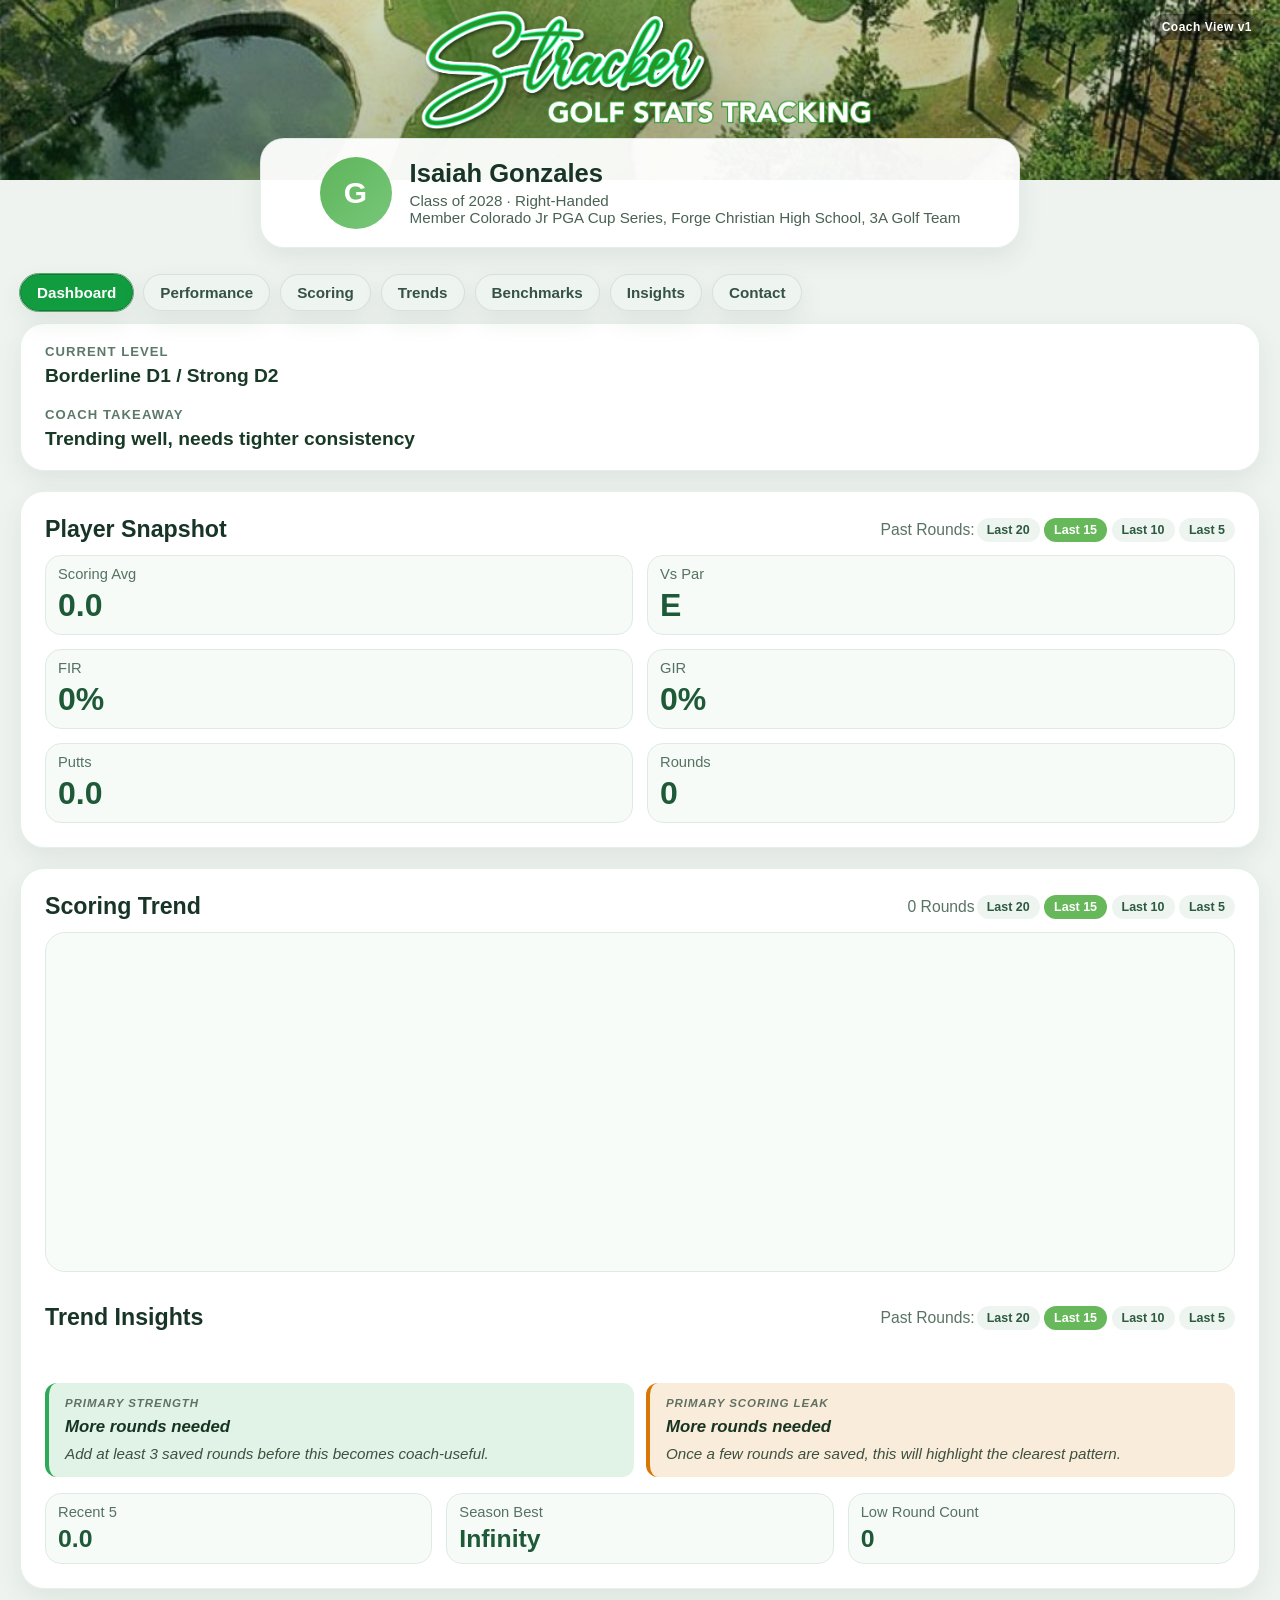
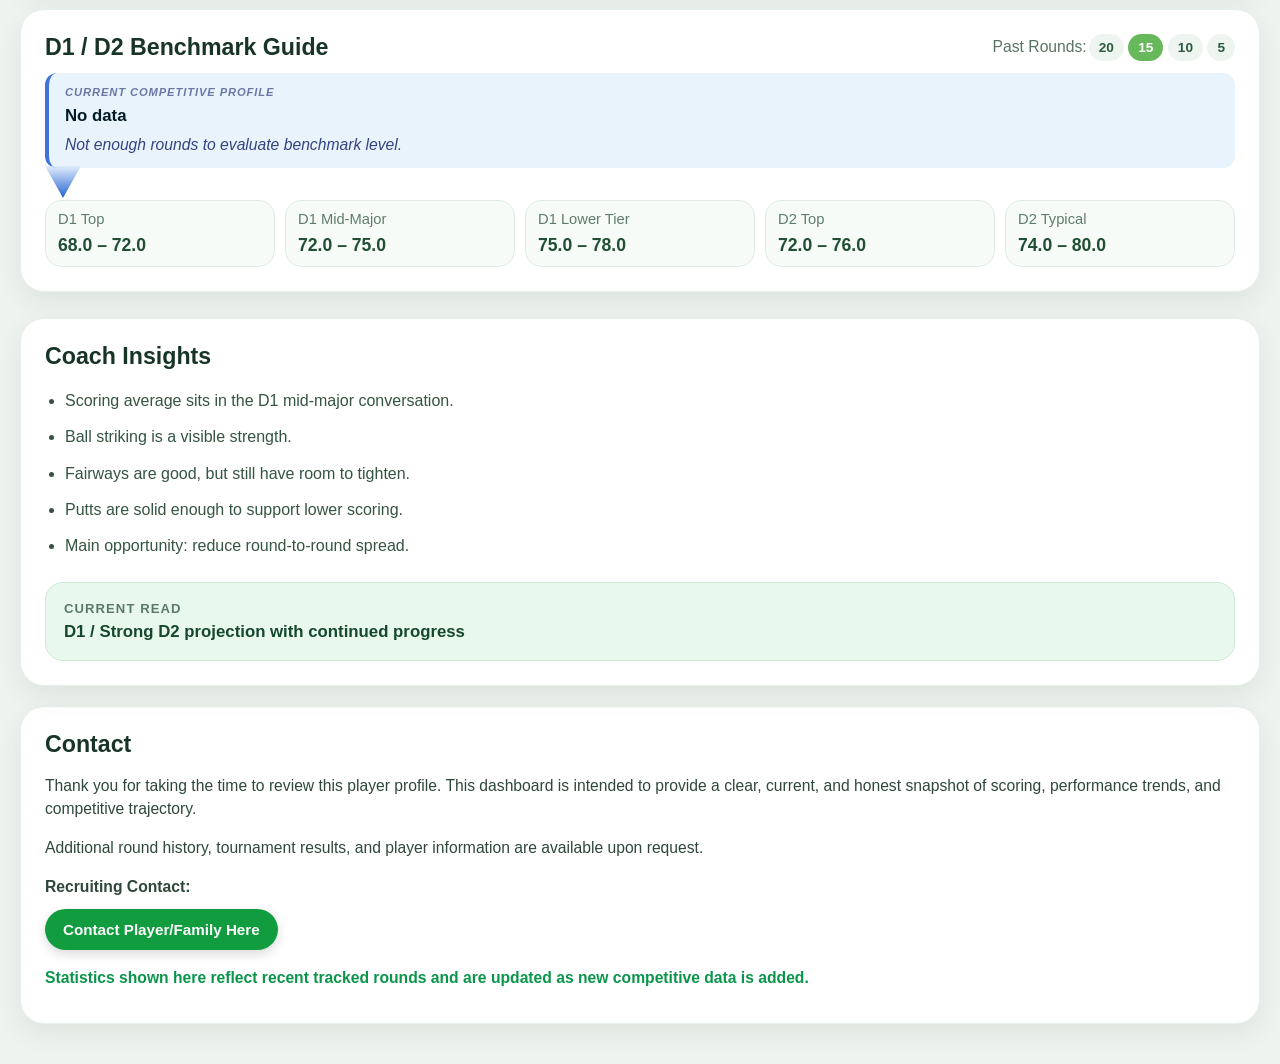
<file: Index.html>
<!DOCTYPE html>
<html lang="en">
<head>
  <meta charset="UTF-8" />
  <meta name="viewport" content="width=device-width, initial-scale=1.0" />
  <title>Stracker Coach Dashboard</title>
  <link rel="stylesheet" href="coach.css" />
</head>
<body>
  <div class="coach-page">

    <header class="hero-header">
      <div class="coach-tag">Coach View v1</div>
      <div class="hero-overlay">
        <img
          src="images/Stracker-header-2.png"
          alt="Stracker Golf Stats Tracking"
          class="hero-logo"
        />
      </div>
    </header>

    <main class="dashboard-shell">

    <section class="top-summary">

  <!-- LEFT -->
  <div class="summary-player">
    <div class="player-avatar">G</div>

    <div class="player-meta">
      <h1>Isaiah Gonzales</h1>
      <p>Class of 2028 · Right-Handed</p>
      <p>Member Colorado Jr PGA Cup Series, Forge Christian High School, 3A Golf Team</p>
    </div>
  </div>
</section>

   <section class="category-grid">
  <button class="category-tile active" data-target="top">Dashboard</button>
  <button class="category-tile" data-target="snapshotSection">Performance</button>
  <button class="category-tile" data-target="trendSection">Scoring</button>
  <button class="category-tile" data-target="trendDetailsAnchor">Trends</button>
  <button class="category-tile" data-target="benchmarkSection">Benchmarks</button>
  <button class="category-tile" data-target="insightsSection">Insights</button>
  <button class="category-tile" data-target="contactSection">Contact</button>
</section>

      <section class="headline-band">
        <div class="headline-left">
          <span class="label">Current Level</span>
          <strong>Borderline D1 / Strong D2</strong>
        </div>
        <div class="headline-right">
          <span class="label">Coach takeaway</span>
          <strong>Trending well, needs tighter consistency</strong>
        </div>
      </section>

      <section class="main-grid">

       <article class="panel snapshot-panel" id="snapshotSection">
          
<div class="panel-header">
  <h2>Player Snapshot</h2>

  <div class="round-control">
    <span class="round-label">Past Rounds:</span>

    <div class="sample-selector">
      <button class="sample-btn" data-count="20">Last 20</button>
      <button class="sample-btn active" data-count="15">Last 15</button>
      <button class="sample-btn" data-count="10">Last 10</button>
      <button class="sample-btn" data-count="5">Last 5</button>
    </div>
  </div>
</div>

          <div class="metric-grid">
            <div class="metric-card">
              <span class="metric-label">Scoring Avg</span>
              <span class="metric-value">72.6</span>
            </div>
            <div class="metric-card">
              <span class="metric-label">Vs Par</span>
              <span class="metric-value">+1.4</span>
            </div>
            <div class="metric-card">
              <span class="metric-label">FIR</span>
              <span class="metric-value">64%</span>
            </div>
            <div class="metric-card">
              <span class="metric-label">GIR</span>
              <span class="metric-value">67%</span>
            </div>
            <div class="metric-card">
              <span class="metric-label">Putts</span>
              <span class="metric-value">30.8</span>
            </div>
            <div class="metric-card">
              <span class="metric-label">Rounds</span>
              <span class="metric-value">15</span>
            </div>
          </div>
        </article>

        <article class="panel trend-panel" id="trendSection">

<div class="panel-header">
  <h2>Scoring Trend</h2>
  <div class="round-control">
    <span class="round-label">Past Rounds:</span>

    <div class="sample-selector">
      <button class="sample-btn" data-count="20">Last 20</button>
      <button class="sample-btn active" data-count="15">Last 15</button>
      <button class="sample-btn" data-count="10">Last 10</button>
      <button class="sample-btn" data-count="5">Last 5</button>
    </div>
  </div>
</div>

          <div class="chart-wrap">
            <canvas id="scoreTrendChart"></canvas>
          </div>

          <!-- ========================================
     TREND INSIGHTS TITLE
======================================== -->
<!-- ========================================
     TREND INSIGHTS HEADER WITH SELECTOR
======================================== -->
<div class="panel-header trend-insights-header">
  <h2>Trend Insights</h2>

  <div class="round-control">
    <span class="round-label">Past Rounds:</span>

    <div class="sample-selector">
      <button class="sample-btn" data-count="20">Last 20</button>
      <button class="sample-btn active" data-count="15">Last 15</button>
      <button class="sample-btn" data-count="10">Last 10</button>
      <button class="sample-btn" data-count="5">Last 5</button>
    </div>
  </div>
</div>

<span id="trendDetailsAnchor"></span>
<div id="trendInsightNote" class="insight-note"></div>

          <div class="strength-leak-card">
  <div class="strength-leak-grid">
    <div class="strength-box" id="biggestStrengthBox">
      <div class="strength-leak-label">Primary Strength</div>
      <div class="strength-leak-title" id="biggestStrengthTitle">--</div>
      <div class="strength-leak-text" id="biggestStrengthText">--</div>
    </div>

    <div class="leak-box" id="biggestLeakBox">
      <div class="strength-leak-label">Primary Scoring Leak</div>
      <div class="strength-leak-title" id="biggestLeakTitle">--</div>
      <div class="strength-leak-text" id="biggestLeakText">--</div>
    </div>
  </div>
</div>

          <div class="trend-summary">


            <div class="trend-mini-card">
              <span class="metric-label">Recent 5</span>
              <span class="metric-value small">71.8</span>
            </div>
            <div class="trend-mini-card">
              <span class="metric-label">Season Best</span>
              <span class="metric-value small">68</span>
            </div>
            <div class="trend-mini-card">
              <span class="metric-label">Low Round Count</span>
              <span class="metric-value small">3</span>
            </div>
          </div>
        </article>


         <section class="benchmarks-panel panel" id="benchmarkSection">
  <div class="panel-header">
    <h2>D1 / D2 Benchmark Guide</h2>

    <div class="round-control">
      <span class="round-label">Past Rounds:</span>

      <div class="sample-selector">
        <button class="sample-btn" data-count="20">20</button>
        <button class="sample-btn active" data-count="15">15</button>
        <button class="sample-btn" data-count="10">10</button>
        <button class="sample-btn" data-count="5">5</button>
      </div>
    </div>
  </div>

  <div class="benchmark-status-card">
    <div class="benchmark-status-label">Current Competitive Profile</div>
    <div class="benchmark-status-title" id="benchmarkStatusTitle">--</div>
    <div class="benchmark-status-text" id="benchmarkStatusText">--</div>
  </div>

  <div class="benchmark-row-wrap">
    <div id="benchmarkArrow" class="benchmark-arrow"></div>

    <div class="benchmark-row">
      <div class="benchmark-card" data-band="d1-top">
        <span class="benchmark-title">D1 Top</span>
        <strong>68.0 – 72.0</strong>
      </div>
      <div class="benchmark-card" data-band="d1-mid">
        <span class="benchmark-title">D1 Mid-Major</span>
        <strong>72.0 – 75.0</strong>
      </div>
      <div class="benchmark-card" data-band="d1-low">
        <span class="benchmark-title">D1 Lower Tier</span>
        <strong>75.0 – 78.0</strong>
      </div>
      <div class="benchmark-card" data-band="d2-top">
        <span class="benchmark-title">D2 Top</span>
        <strong>72.0 – 76.0</strong>
      </div>
      <div class="benchmark-card" data-band="d2-typical">
        <span class="benchmark-title">D2 Typical</span>
        <strong>74.0 – 80.0</strong>
      </div>
    </div>
  </div>
</section>


        <article class="panel insights-panel" id="insightsSection">
          <h2>Coach Insights</h2>
          <ul class="insight-list">
            <li>Scoring average sits in the D1 mid-major conversation.</li>
            <li>Ball striking is a visible strength.</li>
            <li>Fairways are good, but still have room to tighten.</li>
            <li>Putts are solid enough to support lower scoring.</li>
            <li>Main opportunity: reduce round-to-round spread.</li>
          </ul>

          <div class="insight-callout">
            <span class="label">Current read</span>
            <strong>D1 / Strong D2 projection with continued progress</strong>
          </div>
        </article>

      </section>
      
<section class="panel contact-panel" id="contactSection">
  <div class="panel-header">
    <h2>Contact</h2>
  </div>

  <div class="contact-content">
    <p>
      Thank you for taking the time to review this player profile. This dashboard is intended to provide a clear, current, and honest snapshot of scoring, performance trends, and competitive trajectory.
    </p>

    <p>
      Additional round history, tournament results, and player information are available upon request.
    </p>

  <div class="contact-actions">
    <p><strong>Recruiting Contact:</strong> </p>
  <button id="contactEmailBtn" class="contact-btn">
    Contact Player/Family Here
  </button>
</div>

   <p class="contact-note">
  Statistics shown here reflect recent tracked rounds and are updated as new competitive data is added.
</p>
  </div>
</section>
    

    </main>
  </div>

  <script src="coach.js"></script>
</body>
</html>
</file>
<file: coach.css>
* {
  box-sizing: border-box;
}

body {
  margin: 0;
  font-family: Arial, Helvetica, sans-serif;
  background: #eef3ef;
  color: #183427;
}

.coach-page {
  min-height: 100vh;
}

.hero-header {
  position: relative;
  height: 180px;
  background:
    linear-gradient(rgba(14, 49, 27, 0.18), rgba(14, 49, 27, 0.32)),
    url("images/golf-shot-H1.jpg") center/cover no-repeat;
  display: flex;
  align-items: center;
  justify-content: center;
}

.coach-tag {
  position: absolute;
  top: 14px;
  right: 18px;
  font-size: 0.75rem;
  font-weight: 700;
  color: #ffffff;
  background: rgba(0, 0, 0, 0.35);
  padding: 6px 10px;
  border-radius: 999px;
  letter-spacing: 0.5px;
}

.hero-overlay {
  width: 100%;
  max-width: 1400px;
  display: flex;
  justify-content: center;
  align-items: center;
  padding: 20px;
}

.hero-logo {
  width: min(560px, 72%);
  max-height: 180px;
  margin: -34px auto auto;
  object-fit: contain;
  filter: drop-shadow(0 10px 24px rgba(0, 0, 0, 0.28));
}

.dashboard-shell {
  width: 100%;
  max-width: 1400px;
  margin: -4px auto 40px;
  padding: 0 20px;
}

/* ===== Unified top strip ===== */

.top-summary {
  display: flex;
  justify-content: center;
  align-items: center;
  margin: -42px auto 16px;
  padding: 18px 28px;
  max-width: 760px;
  background: rgba(255, 255, 255, 0.95);
  border: 1px solid rgba(28, 100, 56, 0.10);
  border-radius: 24px;
  box-shadow: 0 10px 26px rgba(35, 61, 42, 0.08);
  position: relative;
  z-index: 3;
}

.top-summary > * {
  min-width: 0;
}

.summary-player {
  display: flex;
  align-items: center;
  gap: 18px;
}

.summary-status {
  display: flex;
  flex-direction: column;
  justify-content: center;
  align-items: flex-start;
  padding: 0 24px;
}

.player-avatar {
  width: 72px;
  height: 72px;
  border-radius: 50%;
  background: linear-gradient(135deg, #5fb45a, #77c87a);
  color: #ffffff;
  font-size: 30px;
  font-weight: 700;
  display: flex;
  align-items: center;
  justify-content: center;
  flex-shrink: 0;
}

.player-meta {
  display: flex;
  flex-direction: column;
  justify-content: center;
  text-align: left;
  min-width: 0;
}

.player-meta p {
  margin: 0;
  font-size: 0.95rem;
  color: #496253;
}

.player-meta h1 {
  margin: 0 0 6px;
  font-size: 1.6rem;
  line-height: 1.05;
}

.status-pill {
  display: inline-flex;
  align-self: flex-start;
  padding: 8px 16px;
  border-radius: 999px;
  background: #e2f3df;
  color: #2f6f35;
  font-weight: 700;
  font-size: 0.95rem;
  margin-bottom: 6px;
}

.status-note {
  margin: 0;
  font-size: 0.95rem;
  color: #496253;
  line-height: 1.2;
}

/* ===== Shared buttons / selectors ===== */

.nav-btn {
  padding: 8px 14px;
  font-size: 14px;
  border-radius: 14px;
}

.chart-selector {
  margin: 0;
}

.chart-selector .sample-btn {
  padding: 6px 12px;
  font-size: 0.9rem;
}

.sample-btn {
  border: none;
  padding: 5px 10px;
  border-radius: 999px;
  background: #eef5f0;
  color: #2c5a3f;
  font-weight: 700;
  font-size: 0.78rem;
  cursor: pointer;
  white-space: nowrap;
}

.sample-btn.active {
  background: #67b85b;
  color: #ffffff;
}

.round-control {
  display: flex;
  align-items: center;
  gap: 2px;
  flex-wrap: nowrap;
  flex-shrink: 0;
}

.round-label {
  white-space: nowrap;
  font-size: 0.8rem;
  color: #d4e7db;
}

/* ===== Cards / panels ===== */

.category-tile,
.panel,
.headline-band {
  background: rgba(255, 255, 255, 0.94);
  border: 1px solid rgba(28, 100, 56, 0.10);
  border-radius: 24px;
  box-shadow: 0 10px 26px rgba(35, 61, 42, 0.08);
}

/* ===== Sticky category nav ===== */

.category-grid-wrap {
  position: sticky;
  top: 0;
  z-index: 200;
  width: 100%;
  margin-bottom: 18px;
  background: rgba(245, 250, 246, 0.96);
  backdrop-filter: blur(8px);
  -webkit-backdrop-filter: blur(8px);
  border-bottom: 1px solid rgba(30, 60, 35, 0.10);
}

.category-grid {
  display: flex;
  flex-wrap: wrap;
  align-items: center;
  gap: 10px;
  margin: 0;
  padding: 10px 0 12px;
}

.category-tile {
  display: inline-flex;
  align-items: center;
  justify-content: center;
  flex: 0 0 auto;
  white-space: nowrap;
  padding: 10px 16px;
  border-radius: 999px;
  border: 1px solid rgba(30, 60, 35, 0.10);
  background: #eef4ef;
  color: #355244;
  font-size: 0.95rem;
  font-weight: 700;
  line-height: 1;
  transition: all 0.2s ease;
  cursor: pointer;
}

.category-tile:hover {
  border-color: #4a9e61;
  background: #f3faf5;
}

.category-tile.active {
  background: #119d3f;
  color: #ffffff;
  border-color: #147735;
  outline: 1px solid #59a56d;
}

/* ===== Headline band ===== */

.headline-band {
  display: grid;
  grid-template-columns: 1fr 1fr;
  gap: 20px;
  padding: 20px 24px;
  margin-bottom: 20px;
}

.label {
  display: block;
  font-size: 0.82rem;
  font-weight: 700;
  text-transform: uppercase;
  letter-spacing: 0.08em;
  color: #5b7968;
  margin-bottom: 6px;
}

.headline-band strong {
  font-size: 1.2rem;
  color: #173926;
}

/* ===== Main content ===== */

.main-grid {
  display: grid;
  grid-template-columns: 1.05fr 1.45fr 1fr;
  gap: 20px;
  margin-bottom: 20px;
}

.panel {
  padding: 24px;
}

.panel h2 {
  margin: 0 0 18px;
  font-size: 1.45rem;
}

.panel-header {
  display: flex;
  justify-content: space-between;
  align-items: center;
  gap: 12px;
  margin-bottom: 12px;
}

.panel-header h2 {
  flex-shrink: 0;
  margin: 0;
}

.panel-header span {
  color: #597364;
  font-size: 0.98rem;
}

#snapshotSection,
#trendSection,
#benchmarkSection,
#insightsSection,
#contactSection {
  scroll-margin-top: 90px;
}

/* ===== Snapshot / metrics ===== */

.metric-grid {
  display: grid;
  grid-template-columns: repeat(2, 1fr);
  gap: 14px;
}

.metric-card,
.trend-mini-card,
.benchmark-card {
  background: #f6fbf7;
  border: 1px solid #dfebe2;
  border-radius: 16px;
  padding: 10px 12px;
  position: relative;
}

.metric-label {
  display: block;
  color: #567262;
  font-size: 0.92rem;
  margin-bottom: 5px;
}

.metric-value {
  font-size: 2rem;
  font-weight: 700;
  color: #1e5a38;
}

.metric-value.small {
  font-size: 1.55rem;
}

/* ===== Charts / trends ===== */

.chart-wrap {
  background: #f8fcf9;
  border: 1px solid #dfebe2;
  border-radius: 20px;
  padding: 14px;
  height: 340px;
}

#scoreTrendChart {
  width: 100%;
  height: 100%;
}

.trend-summary {
  display: grid;
  grid-template-columns: repeat(3, 1fr);
  gap: 14px;
  position: relative;
  margin-top: 16px;
}

#trendDetailsAnchor {
  display: block;
  height: 0;
  scroll-margin-top: 110px;
}

.trend-insights-header {
  margin-top: 32px;
  margin-bottom: 10px;
  display: flex;
  justify-content: space-between;
  align-items: center;
  gap: 10px;
}

.trend-insights-title {
  margin-top: 14px;
  margin-bottom: 6px;
  font-size: 0.8rem;
  font-weight: 800;
  letter-spacing: 0.08em;
  text-transform: uppercase;
  color: #5b7968;
}

.trend-insights-panel {
  margin-top: 26px;
}

.trend-sample-label,
.trend-sample-readout {
  margin-bottom: 10px;
  padding: 8px 12px;
  border-radius: 10px;
  background: rgba(17, 157, 63, 0.08);
  border: 1px solid rgba(17, 157, 63, 0.16);
  font-size: 0.9rem;
  color: #355244;
  line-height: 1.35;
}

.trend-sample-readout {
  margin-top: 12px;
}

.trend-sample-label strong,
.trend-sample-readout strong {
  color: #15482d;
  font-weight: 700;
}

/* ===== Insight / trend cards ===== */

.insight-list {
  margin: 0;
  padding-left: 20px;
  color: #355442;
  line-height: 1.65;
  font-size: 1rem;
}

.insight-list li + li {
  margin-top: 10px;
}

.insight-callout {
  margin-top: 22px;
  padding: 18px;
  border-radius: 18px;
  background: #e8f8ed;
  border: 1px solid #ccead6;
}

.insight-callout strong {
  color: #15482d;
  font-size: 1.05rem;
}

.insight-note {
  position: relative;
  z-index: 1;
  margin: 12px 0 16px 0;
  padding: 12px 16px;
  border-radius: 14px;
}

.insight-note strong {
  font-style: normal;
  font-weight: 700;
  color: #041a27;
}

.insight-note.improving {
  background: rgba(140, 186, 239, 0.23);
  border-left: 4px solid #3e74d8;
  color: #334480;
}

.insight-note.steady {
  background: rgba(156, 163, 175, 0.16);
  border-left: 4px solid #6b7280;
  color: #374151;
}

.insight-note.caution {
  background: rgba(245, 158, 11, 0.14);
  border-left: 4px solid #d97706;
  color: #7c4a03;
}

.insight-note.alert {
  background: rgba(220, 38, 38, 0.10);
  border-left: 4px solid #dc2626;
  color: #7f1d1d;
}

/* ===== Flash feedback ===== */

.flash-update {
  animation: flashFadeSoft 0.6s ease;
}

@keyframes flashFadeSoft {
  0% {
    filter: brightness(1.25);
  }
  100% {
    filter: brightness(1);
  }
}

/* ===== Strength / leak cards ===== */

.strength-leak-card {
  position: relative;
  z-index: 2;
  margin-top: 14px;
}

.strength-leak-grid {
  display: grid;
  grid-template-columns: 1fr;
  gap: 12px;
}

.strength-box,
.leak-box {
  padding: 12px 16px;
  border-radius: 12px;
  font-size: 1rem;
  line-height: 1.4;
  font-style: italic;
}

.strength-box {
  background: rgba(46, 169, 87, 0.14);
  border-left: 4px solid #2ea957;
  color: #1f4d2f;
}

.leak-box {
  background: rgba(217, 119, 6, 0.14);
  border-left: 4px solid #d97706;
  color: #6a3b02;
}

.strength-leak-label {
  font-size: 0.72rem;
  font-weight: 800;
  letter-spacing: 0.08em;
  text-transform: uppercase;
  color: #607062;
  margin-bottom: 6px;
}

.strength-leak-title {
  font-size: 1.05rem;
  font-weight: 800;
  color: #173321;
  margin-bottom: 6px;
  line-height: 1.2;
}

.strength-leak-text {
  font-size: 0.95rem;
  line-height: 1.4;
  color: #3d5141;
}

/* ===== Benchmarks ===== */

.benchmarks-panel {
  margin-bottom: 6px;
}

.insights-panel {
  margin-top: 0;
}

.benchmark-status-card {
  margin-bottom: 14px;
  padding: 12px 16px;
  background: rgba(140, 186, 239, 0.18);
  border-left: 4px solid #3e74d8;
  border-radius: 12px;
  color: #334480;
  font-style: italic;
  line-height: 1.4;
}

.benchmark-status-label {
  font-size: 0.7rem;
  font-weight: 800;
  letter-spacing: 0.08em;
  text-transform: uppercase;
  opacity: 0.7;
  margin-bottom: 4px;
}

.benchmark-status-title {
  font-size: 1.05rem;
  font-weight: 800;
  font-style: normal;
  color: #041a27;
  margin-bottom: 6px;
}

.benchmark-status-text {
  font-size: 0.98rem;
}

.benchmark-row-wrap {
  position: relative;
  padding-top: 18px;
}

.benchmark-arrow {
  position: absolute;
  top: -16px;
  left: 0;
  width: 36px;
  height: 32px;
  background: linear-gradient(
    to bottom,
    rgba(217, 233, 249, 0.77),
    #3e74d8 87%,
    #2f5fd0 100%
  );
  clip-path: polygon(50% 100%, 0 0, 100% 0);
  transform: translateX(0);
  transition: transform 0.35s ease;
  pointer-events: none;
  z-index: 3;
}

.benchmark-row {
  display: grid;
  grid-template-columns: repeat(5, minmax(0, 1fr));
  gap: 10px;
  align-items: stretch;
}

.benchmark-title {
  display: block;
  color: #5f7c6b;
  font-size: 0.92rem;
  margin-bottom: 8px;
}

.benchmark-card {
  min-width: 0;
  position: relative;
}

.benchmark-card strong {
  color: #204f33;
  font-size: 1.1rem;
}

.benchmarks-panel .sample-selector button {
  padding: 6px 10px;
  font-size: 0.85rem;
}

/* ===== Contact ===== */

.contact-panel {
  margin-top: 20px;
}

.contact-content {
  font-size: 0.98rem;
  line-height: 1.5;
  color: #2f473b;
}

.contact-content p {
  margin-bottom: 10px;
}

.contact-email {
  font-size: 1.05rem;
  font-weight: 600;
  color: #1f3b2d;
}

.contact-actions {
  margin-top: 12px;
}

.contact-btn {
  padding: 12px 18px;
  border-radius: 999px;
  border: none;
  background: linear-gradient(180deg, #119d3f, #119d3f);
  color: #ffffff;
  font-size: 0.95rem;
  font-weight: 700;
  cursor: pointer;
  box-shadow: 0 4px 12px rgba(0, 0, 0, 0.15);
  transition: transform 0.15s ease, box-shadow 0.15s ease;
}

.contact-btn:hover {
  transform: translateY(-1px);
  box-shadow: 0 6px 16px rgba(0, 0, 0, 0.18);
}

.contact-note {
  font-weight: 700;
  color: #0b954b;
}

/* ===== Top button ===== */

.top-btn {
  position: fixed;
  right: 16px;
  bottom: 18px;
  z-index: 9999;
  display: inline-flex;
  align-items: center;
  justify-content: center;
  min-width: 58px;
  height: 44px;
  padding: 0 14px;
  border: none;
  border-radius: 999px;
  background: linear-gradient(180deg, #0f766e, #115e59);
  color: #ffffff;
  font-size: 0.84rem;
  font-weight: 800;
  letter-spacing: 0.04em;
  box-shadow: 0 10px 24px rgba(0, 0, 0, 0.22);
  cursor: pointer;
  opacity: 0;
  pointer-events: none;
  transform: translateY(10px);
  transition: opacity 0.22s ease, transform 0.22s ease;
}

.top-btn.show {
  opacity: 1;
  pointer-events: auto;
  transform: translateY(0);
}

.top-btn:hover {
  transform: translateY(-1px);
}

/* ===== Medium screens ===== */

@media (max-width: 1280px) {
  .main-grid {
    grid-template-columns: 1fr;
  }

  .headline-band {
    grid-template-columns: 1fr;
  }
}

@media (max-width: 980px) {
  .top-summary {
    gap: 12px;
    padding: 16px;
  }

  .summary-player,
  .summary-sample,
  .summary-status {
    padding: 0;
    border-left: none;
  }

  .sample-selector {
    display: flex;
    gap: 2px;
    flex-wrap: nowrap;
  }
}

@media (min-width: 900px) {
  .strength-leak-grid {
    grid-template-columns: 1fr 1fr;
  }
}

@media (min-width: 701px) {
  .top-btn {
    right: 20px;
    bottom: 20px;
  }
}

/* ===== Phone layout ===== */

@media (max-width: 700px) {
  .dashboard-shell {
    width: 100%;
    padding: 0 10px;
  }

  .hero-header {
    height: 160px;
  }

  .hero-logo {
    width: min(420px, 86%);
    max-height: 140px;
    margin-top: -20px;
  }

  .top-summary {
    margin: 12px auto 16px;
    padding: 14px;
    max-width: 100%;
  }

  .summary-player {
    align-items: flex-start;
    gap: 12px;
  }

  .player-avatar {
    width: 72px;
    height: 72px;
    font-size: 30px;
    flex-shrink: 0;
  }

  .player-meta h1 {
    font-size: 1.3rem;
  }

  .player-meta p {
    font-size: 0.9rem;
  }

  .headline-band {
    grid-template-columns: 1fr;
    gap: 14px;
    padding: 16px 18px;
  }

  .main-grid,
  .metric-grid,
  .trend-summary,
  .benchmark-row {
    grid-template-columns: 1fr;
  }

  .chart-wrap {
    height: 260px;
  }

  .panel-header {
    flex-direction: column;
    align-items: flex-start;
    gap: 8px;
  }

  .round-control {
    width: 100%;
    display: flex;
    align-items: center;
    justify-content: flex-end;
    gap: 10px;
    flex-wrap: nowrap;
  }

  .round-control > * {
    margin-left: 0 !important;
    margin-right: 0;
  }

  .round-control > span,
  .round-control > label,
  .round-control .round-label {
    flex: 0 0 auto;
    white-space: nowrap;
    margin: 0;
  }

  .sample-selector {
    width: auto;
    display: flex;
    align-items: center;
    justify-content: flex-end;
    gap: 8px;
    flex-wrap: nowrap;
    margin-left: 0;
  }

  .sample-btn {
    width: auto;
    min-width: 42px;
    height: 36px;
    padding: 0 14px;
    flex: 0 0 auto;
    text-align: center;
    white-space: nowrap;
  }

  .category-grid-wrap {
    overflow-x: auto;
    overflow-y: hidden;
    -webkit-overflow-scrolling: touch;
    scrollbar-width: none;
    touch-action: pan-x;
    white-space: nowrap;
  }

  .category-grid-wrap::-webkit-scrollbar {
    display: none;
  }

  .category-grid {
    display: inline-flex;
    flex-wrap: nowrap;
    align-items: center;
    justify-content: flex-start;
    width: max-content;
    min-width: max-content;
    gap: 8px;
    padding: 8px 28px 10px 0;
  }

  .category-tile {
    flex: 0 0 auto;
    padding: 8px 12px;
    font-size: 0.82rem;
  }

  .category-grid-wrap::after {
    content: "";
    position: absolute;
    top: 0;
    right: 0;
    width: 42px;
    height: 100%;
    pointer-events: none;
    opacity: 0;
    transition: opacity 0.2s ease;
    background: linear-gradient(to left, rgba(245, 250, 246, 0.96), rgba(245, 250, 246, 0));
  }

  .category-grid-wrap.nav-hint-right::after {
    opacity: 1;
  }

  .category-grid-wrap::before {
    content: "›";
    position: absolute;
    top: 50%;
    right: 10px;
    transform: translateY(-50%);
    pointer-events: none;
    font-size: 1.35rem;
    font-weight: 900;
    color: rgba(15, 23, 42, 0.5);
    opacity: 0;
    transition: opacity 0.2s ease;
    animation: navHintPulse 1.3s ease-in-out infinite;
    z-index: 2;
  }

  .category-grid-wrap.nav-hint-right::before {
    opacity: 1;
  }
}

@keyframes navHintPulse {
  0% {
    transform: translateY(-50%) translateX(0);
  }
  50% {
    transform: translateY(-50%) translateX(4px);
  }
  100% {
    transform: translateY(-50%) translateX(0);
  }
}
</file>
